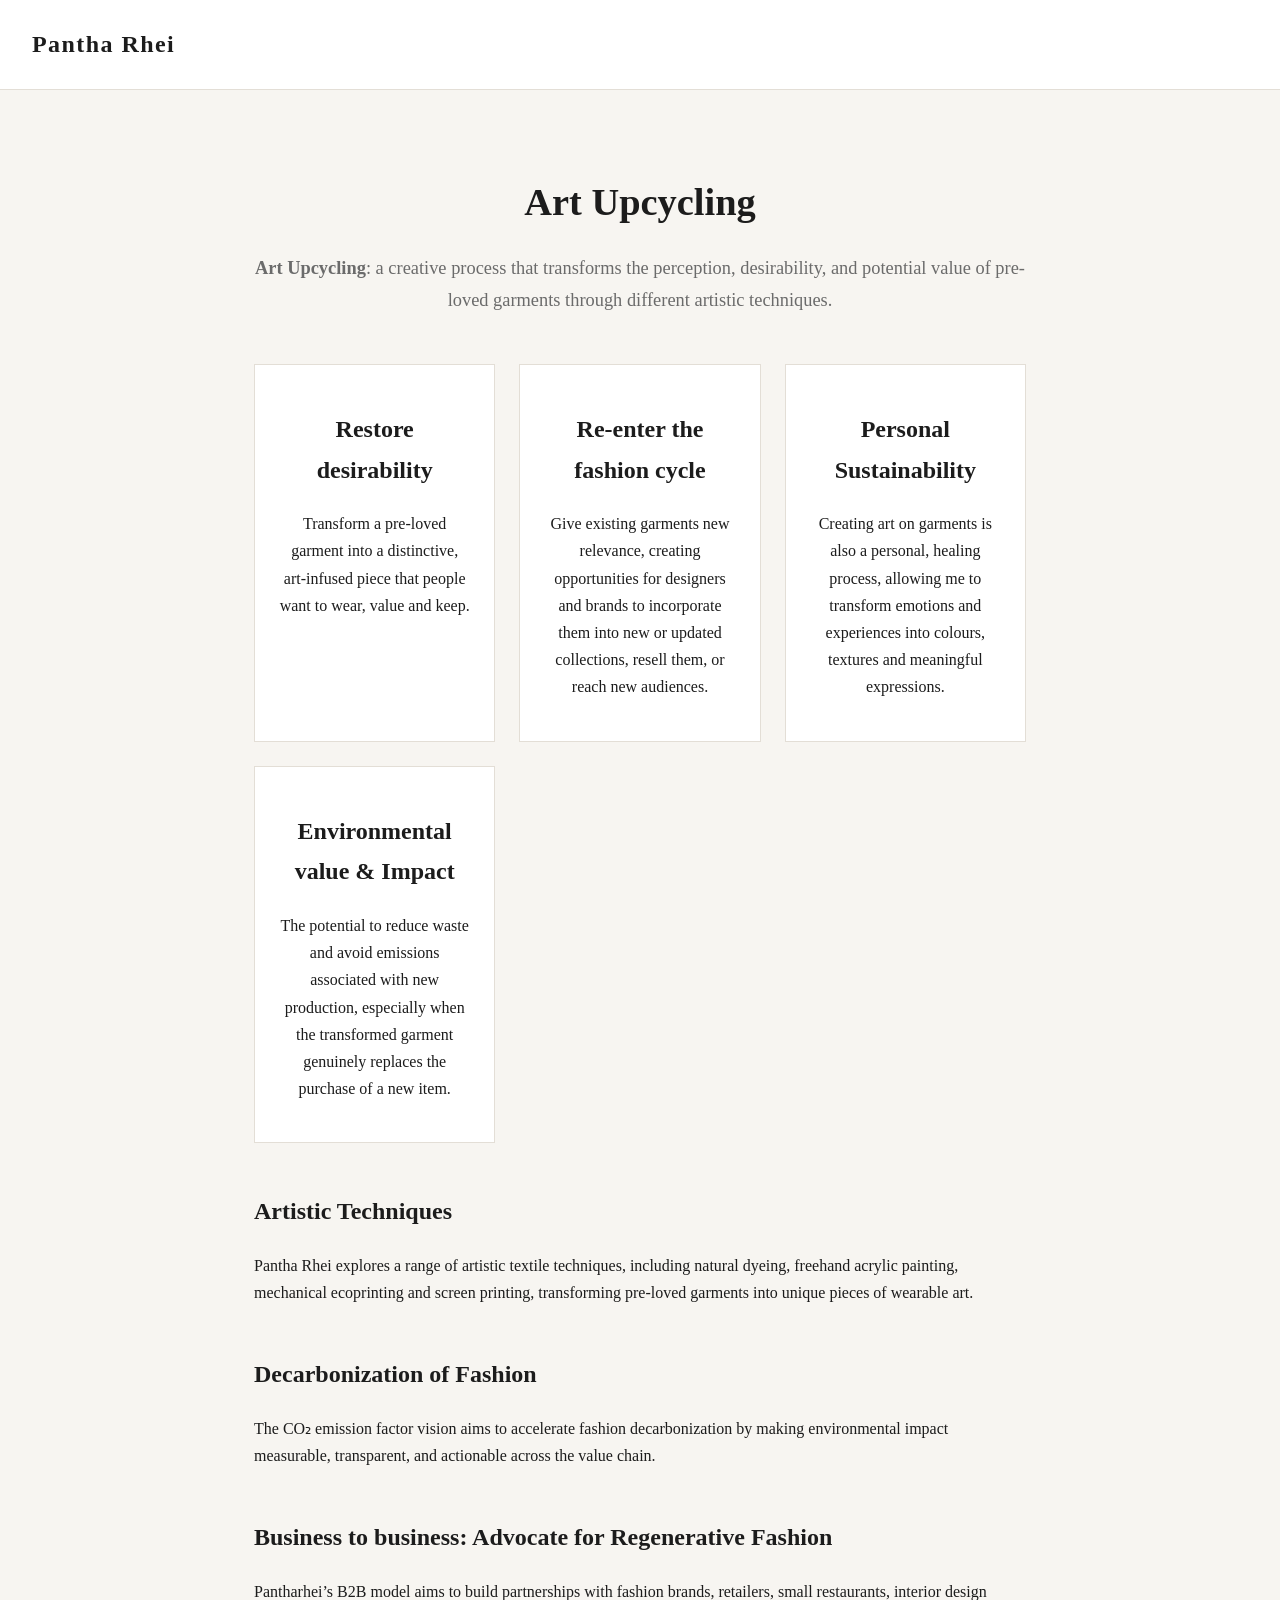
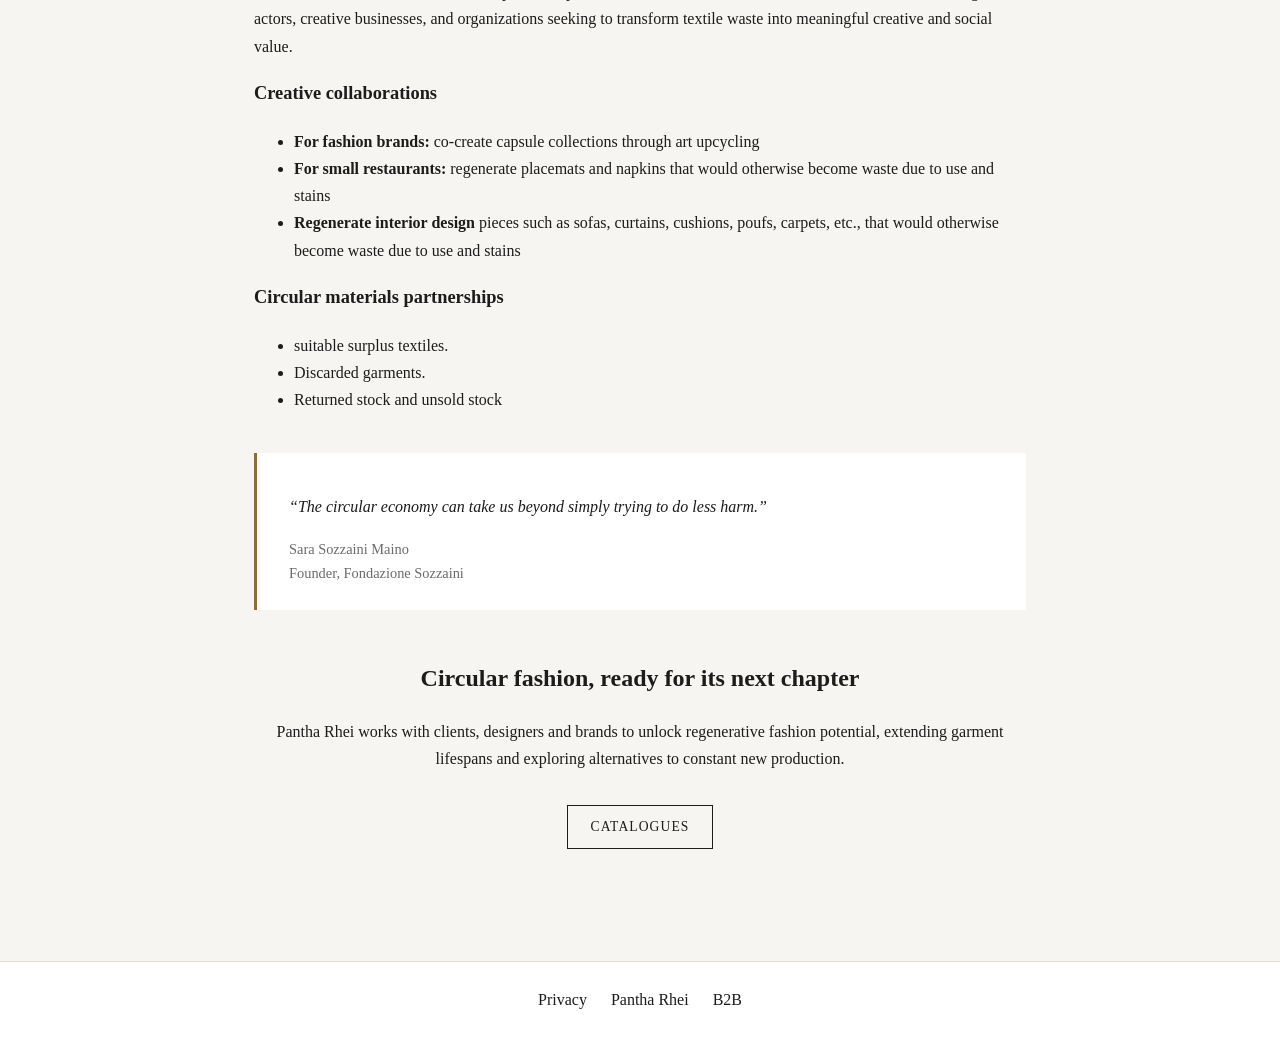
<file: index.html>
<!DOCTYPE html>
<html lang="en">
<head>
  <meta charset="UTF-8">
  <meta name="viewport" content="width=device-width, initial-scale=1.0">
  <title>Pantha Rhei</title>
  <meta name="description" content="Wearable Art: where circularity meets art and regenerative fashion. Offset your emissions through artistic upcycling. Consume zero emissions. Produce zero emissions.">
  <link rel="stylesheet" href="css/style.css">
</head>
<body>
  <header class="site-header">
    <a class="site-title" href="index.html">Pantha Rhei</a>
  </header>

  <main>
    <section class="hero">
      <h1>Art Upcycling</h1>
      <p class="lead"><strong>Art Upcycling</strong>: a creative process that transforms the perception, desirability, and potential value of pre-loved garments through different artistic techniques.</p>
    </section>

    <section class="grid">
      <article>
        <h2>Restore desirability</h2>
        <p>Transform a pre-loved garment into a distinctive, art-infused piece that people want to wear, value and keep.</p>
      </article>
      <article>
        <h2>Re-enter the fashion cycle</h2>
        <p>Give existing garments new relevance, creating opportunities for designers and brands to incorporate them into new or updated collections, resell them, or reach new audiences.</p>
      </article>
      <article>
        <h2>Personal Sustainability</h2>
        <p>Creating art on garments is also a personal, healing process, allowing me to transform emotions and experiences into colours, textures and meaningful expressions.</p>
      </article>
      <article>
        <h2>Environmental value &amp; Impact</h2>
        <p>The potential to reduce waste and avoid emissions associated with new production, especially when the transformed garment genuinely replaces the purchase of a new item.</p>
      </article>
    </section>

    <section>
      <h2>Artistic Techniques</h2>
      <p>Pantha Rhei explores a range of artistic textile techniques, including natural dyeing, freehand acrylic painting, mechanical ecoprinting and screen printing, transforming pre-loved garments into unique pieces of wearable art.</p>
    </section>

    <section>
      <h2>Decarbonization of Fashion</h2>
      <p>The CO₂ emission factor vision aims to accelerate fashion decarbonization by making environmental impact measurable, transparent, and actionable across the value chain.</p>
    </section>

    <section>
      <h2>Business to business: Advocate for Regenerative Fashion</h2>
      <p>Pantharhei’s B2B model aims to build partnerships with fashion brands, retailers, small restaurants, interior design actors, creative businesses, and organizations seeking to transform textile waste into meaningful creative and social value.</p>

      <h3>Creative collaborations</h3>
      <ul>
        <li><strong>For fashion brands:</strong> co-create capsule collections through art upcycling</li>
        <li><strong>For small restaurants:</strong> regenerate placemats and napkins that would otherwise become waste due to use and stains</li>
        <li><strong>Regenerate interior design</strong> pieces such as sofas, curtains, cushions, poufs, carpets, etc., that would otherwise become waste due to use and stains</li>
      </ul>

      <h3>Circular materials partnerships</h3>
      <ul>
        <li>suitable surplus textiles.</li>
        <li>Discarded garments.</li>
        <li>Returned stock and unsold stock</li>
      </ul>

      <blockquote>
        <p>“The circular economy can take us beyond simply trying to do less harm.”</p>
        <footer>Sara Sozzaini Maino<br>Founder, Fondazione Sozzaini</footer>
      </blockquote>
    </section>

    <section class="cta">
      <h1>Circular fashion, ready for its next chapter</h1>
      <p>Pantha Rhei works with clients, designers and brands to unlock regenerative fashion potential, extending garment lifespans and exploring alternatives to constant new production.</p>
      <p><a class="button" href="catalogues.html">Catalogues</a></p>
    </section>
  </main>

  <footer class="site-footer">
    <nav>
      <ul>
        <li><a href="privacy.html">Privacy</a></li>
        <li><a href="pantha-rhei.html">Pantha Rhei</a></li>
        <li><a href="b2b.html">B2B</a></li>
      </ul>
    </nav>
  </footer>
</body>
</html>
</file>
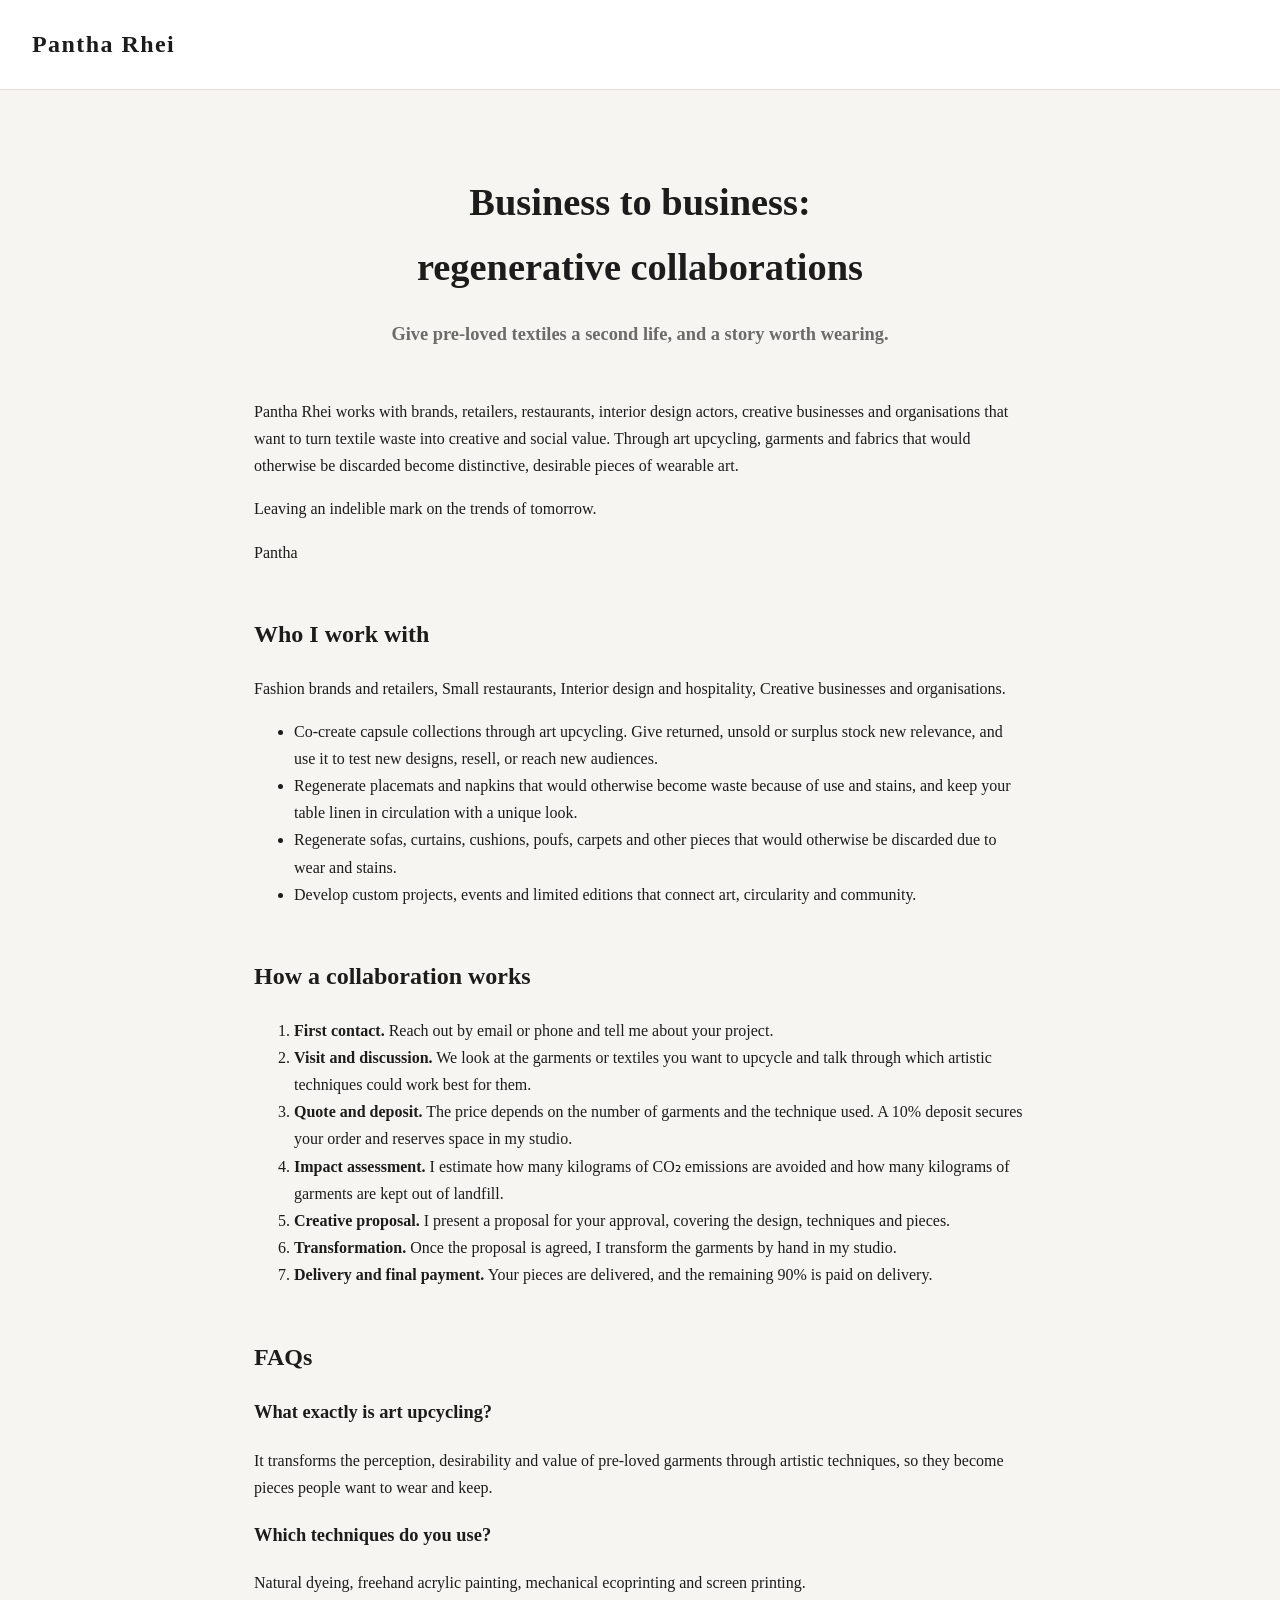
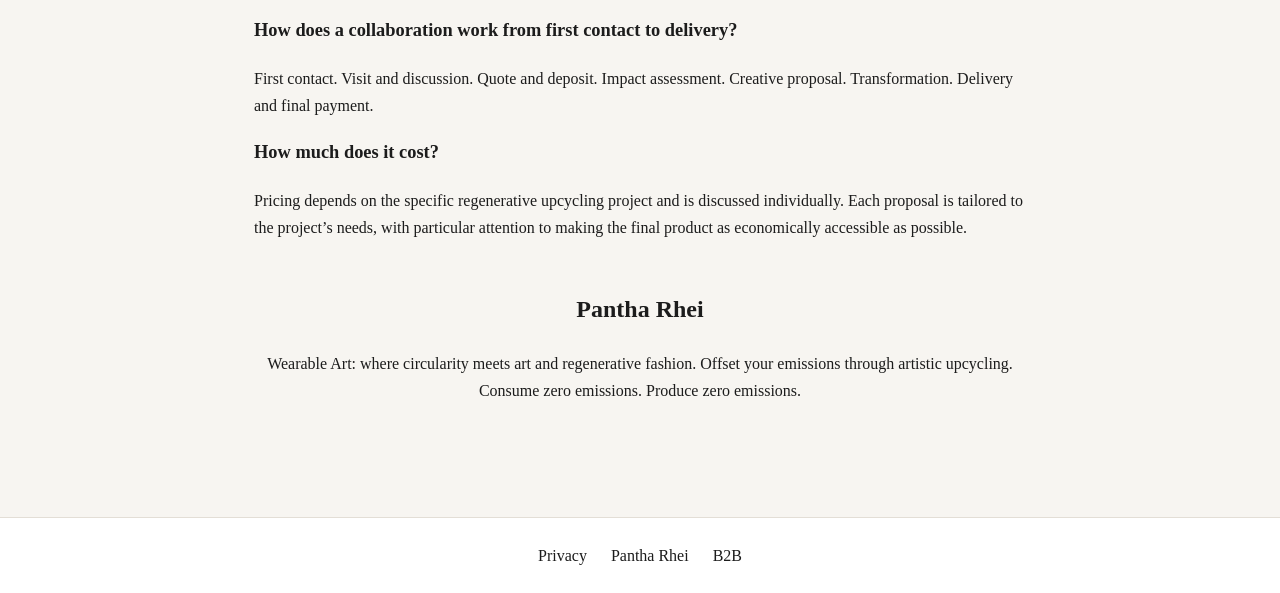
<file: b2b.html>
<!DOCTYPE html>
<html lang="en">
<head>
  <meta charset="UTF-8">
  <meta name="viewport" content="width=device-width, initial-scale=1.0">
  <title>Business to business: regenerative collaborations – Pantha Rhei</title>
  <meta name="description" content="Give pre-loved textiles a second life, and a story worth wearing. Pantha Rhei works with brands, retailers, restaurants, interior design actors, creative businesses and organisations.">
  <link rel="stylesheet" href="css/style.css">
</head>
<body>
  <header class="site-header">
    <a class="site-title" href="index.html">Pantha Rhei</a>
  </header>

  <main>
    <section class="hero">
      <h1>Business to business: regenerative&nbsp;collaborations</h1>
      <p class="lead"><strong>Give pre-loved textiles a second life, and a story worth wearing.</strong></p>
    </section>

    <section>
      <p>Pantha Rhei works with brands, retailers, restaurants, interior design actors, creative businesses and organisations that want to turn textile waste into creative and social value. Through art upcycling, garments and fabrics that would otherwise be discarded become distinctive, desirable pieces of wearable art.</p>
      <p>Leaving an indelible mark on the trends of tomorrow.</p>
      <p>Pantha</p>
    </section>

    <section>
      <h2>Who I work with</h2>
      <p>Fashion brands and retailers, Small restaurants, Interior design and hospitality, Creative businesses and organisations.</p>
      <ul>
        <li>Co-create capsule collections through art upcycling. Give returned, unsold or surplus stock new relevance, and use it to test new designs, resell, or reach new audiences.</li>
        <li>Regenerate placemats and napkins that would otherwise become waste because of use and stains, and keep your table linen in circulation with a unique look.</li>
        <li>Regenerate sofas, curtains, cushions, poufs, carpets and other pieces that would otherwise be discarded due to wear and stains.</li>
        <li>Develop custom projects, events and limited editions that connect art, circularity and community.</li>
      </ul>
    </section>

    <section>
      <h2>How a collaboration works</h2>
      <ol>
        <li><strong>First contact.</strong> Reach out by email or phone and tell me about your project.</li>
        <li><strong>Visit and discussion.</strong> We look at the garments or textiles you want to upcycle and talk through which artistic techniques could work best for them.</li>
        <li><strong>Quote and deposit.</strong> The price depends on the number of garments and the technique used. A 10% deposit secures your order and reserves space in my studio.</li>
        <li><strong>Impact assessment.</strong> I estimate how many kilograms of CO₂ emissions are avoided and how many kilograms of garments are kept out of landfill.</li>
        <li><strong>Creative proposal.</strong> I present a proposal for your approval, covering the design, techniques and pieces.</li>
        <li><strong>Transformation.</strong> Once the proposal is agreed, I transform the garments by hand in my studio.</li>
        <li><strong>Delivery and final payment.</strong> Your pieces are delivered, and the remaining 90% is paid on delivery.</li>
      </ol>
    </section>

    <section>
      <h2>FAQs</h2>

      <h3>What exactly is art upcycling?</h3>
      <p>It transforms the perception, desirability and value of pre-loved garments through artistic techniques, so they become pieces people want to wear and keep.</p>

      <h3>Which techniques do you use?</h3>
      <p>Natural dyeing, freehand acrylic painting, mechanical ecoprinting and screen printing.</p>

      <h3>How does a collaboration work from first contact to delivery?</h3>
      <p>First contact. Visit and discussion. Quote and deposit. Impact assessment. Creative proposal. Transformation. Delivery and final payment.</p>

      <h3>How much does it cost?</h3>
      <p>Pricing depends on the specific regenerative upcycling project and is discussed individually. Each proposal is tailored to the project’s needs, with particular attention to making the final product as economically accessible as possible.</p>
    </section>

    <section class="cta">
      <h2>Pantha Rhei</h2>
      <p>Wearable Art: where circularity meets art and regenerative fashion. Offset your emissions through artistic upcycling. Consume zero emissions. Produce zero emissions.</p>
    </section>
  </main>

  <footer class="site-footer">
    <nav>
      <ul>
        <li><a href="privacy.html">Privacy</a></li>
        <li><a href="pantha-rhei.html">Pantha Rhei</a></li>
        <li><a href="b2b.html">B2B</a></li>
      </ul>
    </nav>
  </footer>
</body>
</html>
</file>
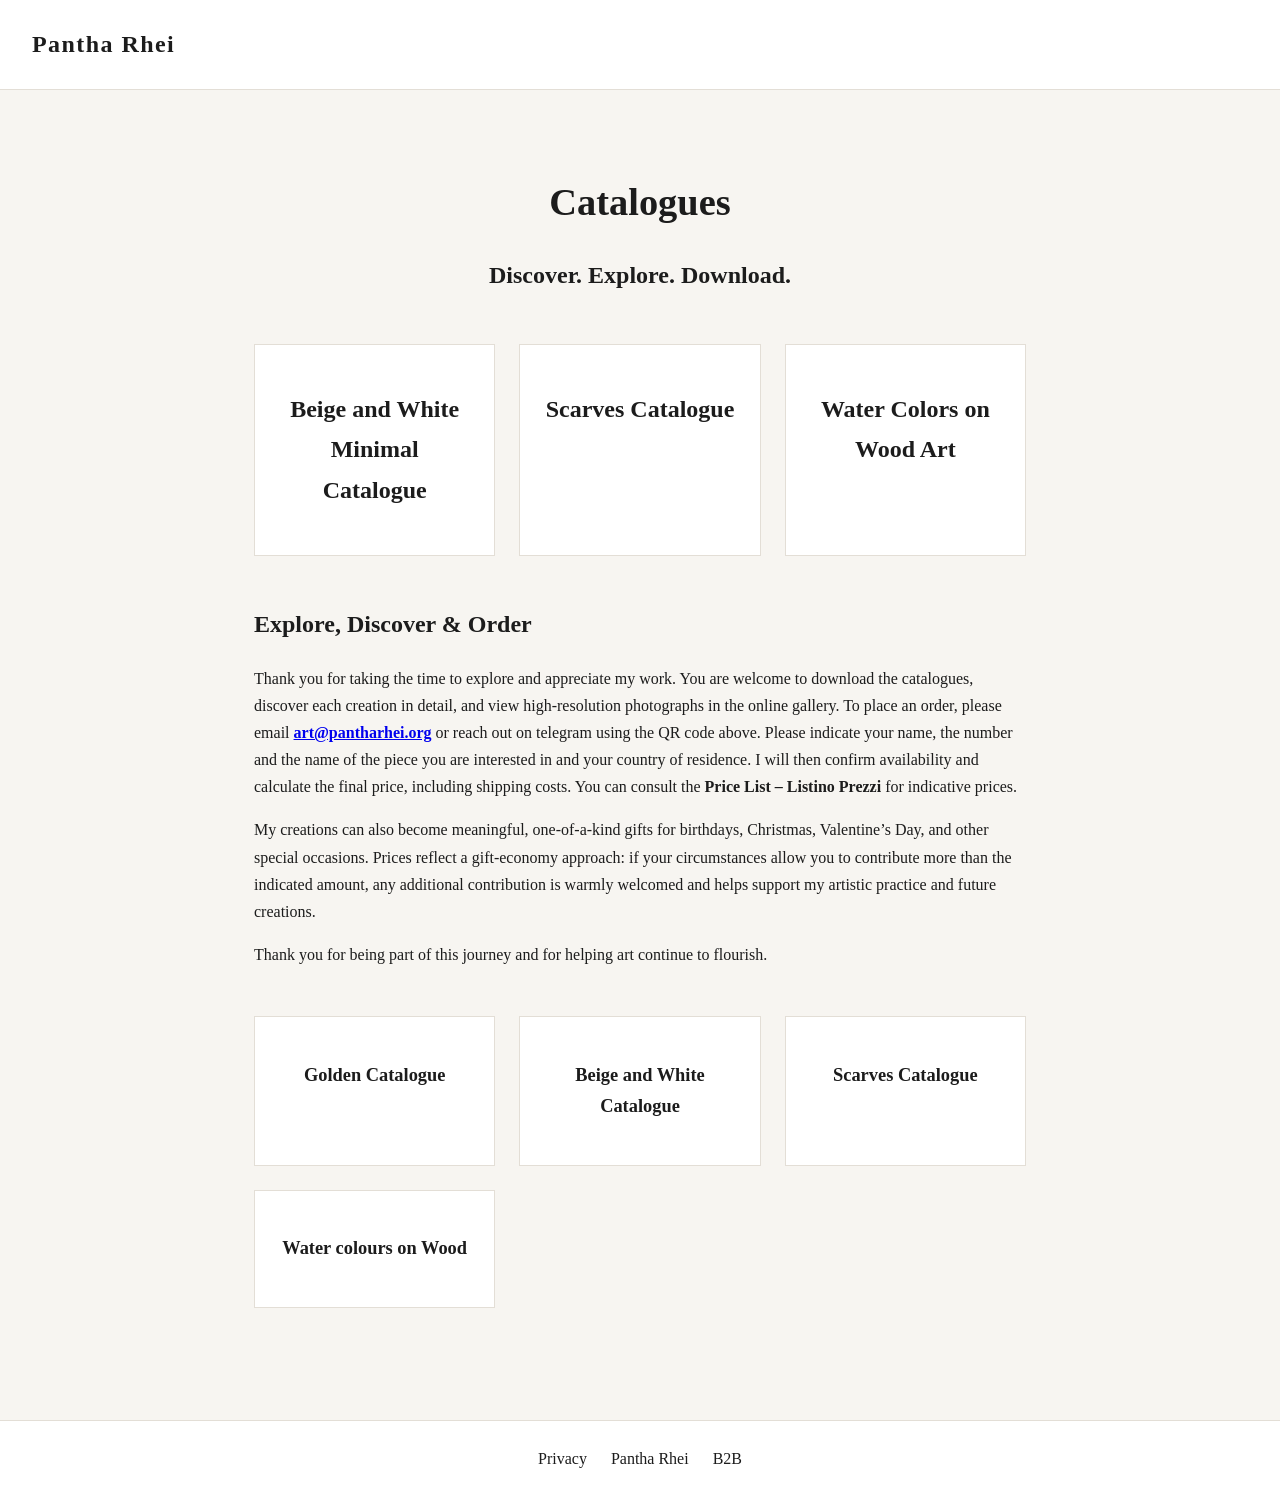
<file: catalogues.html>
<!DOCTYPE html>
<html lang="en">
<head>
  <meta charset="UTF-8">
  <meta name="viewport" content="width=device-width, initial-scale=1.0">
  <title>Catalogues – Pantha Rhei</title>
  <meta name="description" content="Discover. Explore. Download. Explore, Discover & Order.">
  <link rel="stylesheet" href="css/style.css">
</head>
<body>
  <header class="site-header">
    <a class="site-title" href="index.html">Pantha Rhei</a>
  </header>

  <main>
    <section class="hero">
      <h1>Catalogues</h1>
      <h2>Discover. Explore. Download.</h2>
    </section>

    <section class="grid catalogues">
      <article>
        <h2>Beige and White Minimal Catalogue</h2>
      </article>
      <article>
        <h2>Scarves Catalogue</h2>
      </article>
      <article>
        <h2>Water Colors on Wood Art</h2>
      </article>
    </section>

    <section>
      <h2>Explore, Discover &amp; Order</h2>
      <p>Thank you for taking the time to explore and appreciate my work. You are welcome to download the catalogues, discover each creation in detail, and view high-resolution photographs in the online gallery. To place an order, please email <a href="mailto:art@pantharhei.org"><strong>art@pantharhei.org</strong></a> or reach out on telegram using the QR code above. Please indicate your name, the number and the name of the piece you are interested in and your country of residence. I will then confirm availability and calculate the final price, including shipping costs. You can consult the <strong>Price List – Listino Prezzi</strong> for indicative prices.</p>
      <p>My creations can also become meaningful, one-of-a-kind gifts for birthdays, Christmas, Valentine’s Day, and other special occasions. Prices reflect a gift-economy approach: if your circumstances allow you to contribute more than the indicated amount, any additional contribution is warmly welcomed and helps support my artistic practice and future creations.</p>
      <p>Thank you for being part of this journey and for helping art continue to flourish.</p>
    </section>

    <section class="grid catalogues">
      <article>
        <h3>Golden Catalogue</h3>
      </article>
      <article>
        <h3>Beige and White Catalogue</h3>
      </article>
      <article>
        <h3>Scarves Catalogue</h3>
      </article>
      <article>
        <h3>Water colours on Wood</h3>
      </article>
    </section>
  </main>

  <footer class="site-footer">
    <nav>
      <ul>
        <li><a href="privacy.html">Privacy</a></li>
        <li><a href="pantha-rhei.html">Pantha Rhei</a></li>
        <li><a href="b2b.html">B2B</a></li>
      </ul>
    </nav>
  </footer>
</body>
</html>
</file>
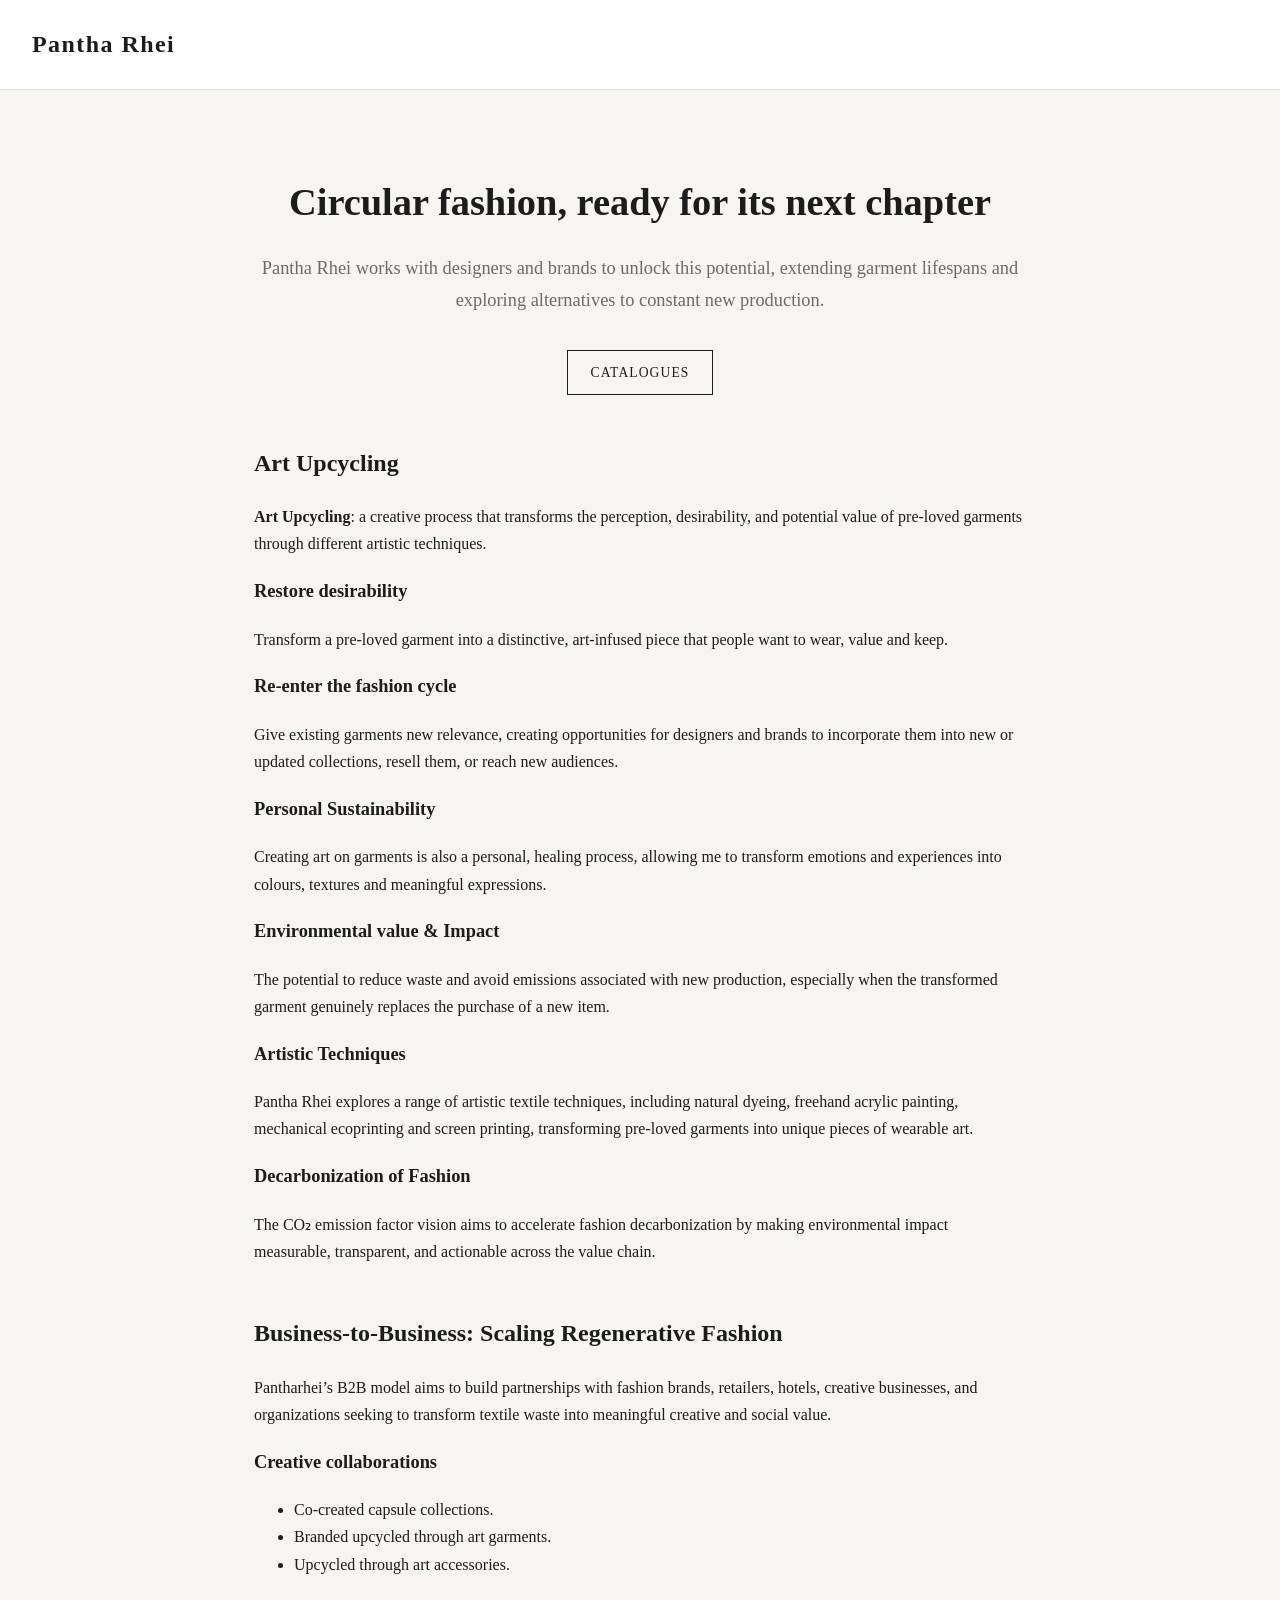
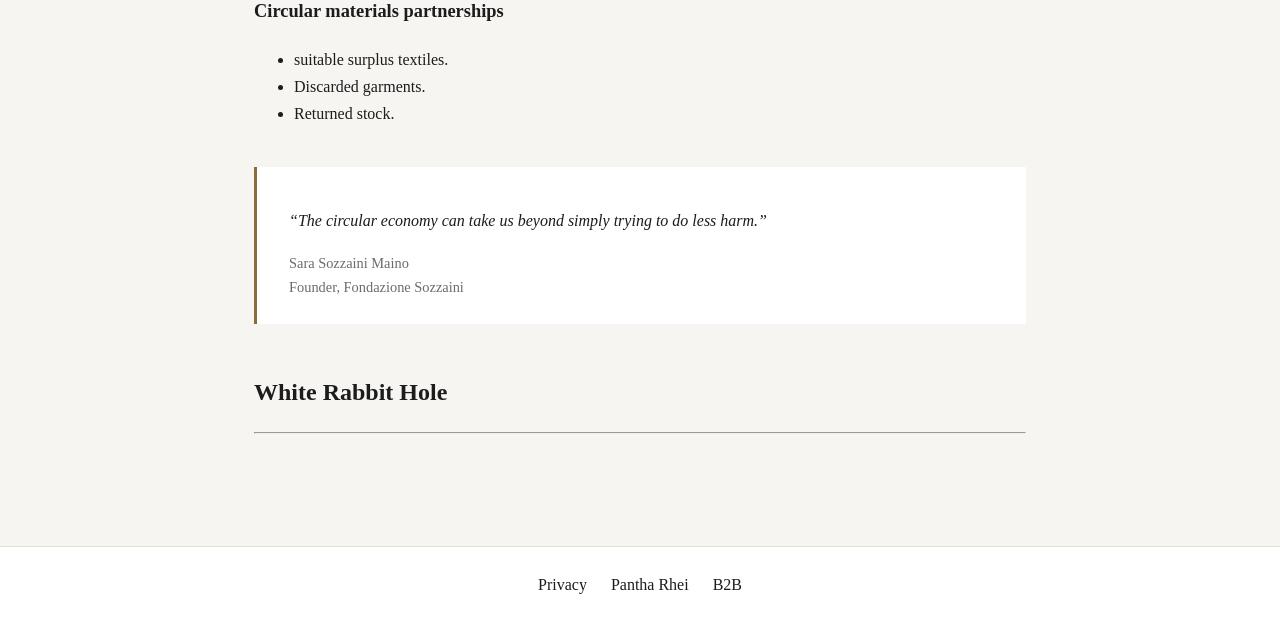
<file: pantha-rhei.html>
<!DOCTYPE html>
<html lang="en">
<head>
  <meta charset="UTF-8">
  <meta name="viewport" content="width=device-width, initial-scale=1.0">
  <title>Pantha Rhei – Pantha Rhei</title>
  <meta name="description" content="Circular fashion, ready for its next chapter. Pantha Rhei works with designers and brands to extend garment lifespans and explore alternatives to constant new production.">
  <link rel="stylesheet" href="css/style.css">
</head>
<body>
  <header class="site-header">
    <a class="site-title" href="index.html">Pantha Rhei</a>
  </header>

  <main>
    <section class="hero">
      <h1>Circular fashion, ready for its next chapter</h1>
      <p class="lead">Pantha Rhei works with designers and brands to unlock this potential, extending garment lifespans and exploring alternatives to constant new production.</p>
      <p><a class="button" href="catalogues.html">Catalogues</a></p>
    </section>

    <section>
      <h2>Art Upcycling</h2>
      <p><strong>Art Upcycling</strong>: a creative process that transforms the perception, desirability, and potential value of pre-loved garments through different artistic techniques.</p>

      <h3>Restore desirability</h3>
      <p>Transform a pre-loved garment into a distinctive, art-infused piece that people want to wear, value and keep.</p>

      <h3>Re-enter the fashion cycle</h3>
      <p>Give existing garments new relevance, creating opportunities for designers and brands to incorporate them into new or updated collections, resell them, or reach new audiences.</p>

      <h3>Personal Sustainability</h3>
      <p>Creating art on garments is also a personal, healing process, allowing me to transform emotions and experiences into colours, textures and meaningful expressions.</p>

      <h3>Environmental value &amp; Impact</h3>
      <p>The potential to reduce waste and avoid emissions associated with new production, especially when the transformed garment genuinely replaces the purchase of a new item.</p>

      <h3>Artistic Techniques</h3>
      <p>Pantha Rhei explores a range of artistic textile techniques, including natural dyeing, freehand acrylic painting, mechanical ecoprinting and screen printing, transforming pre-loved garments into unique pieces of wearable art.</p>

      <h3>Decarbonization of Fashion</h3>
      <p>The CO₂ emission factor vision aims to accelerate fashion decarbonization by making environmental impact measurable, transparent, and actionable across the value chain.</p>
    </section>

    <section>
      <h2>Business-to-Business: Scaling Regenerative Fashion</h2>
      <p>Pantharhei’s B2B model aims to build partnerships with fashion brands, retailers, hotels, creative businesses, and organizations seeking to transform textile waste into meaningful creative and social value.</p>

      <h3>Creative collaborations</h3>
      <ul>
        <li>Co-created capsule collections.</li>
        <li>Branded upcycled through art garments.</li>
        <li>Upcycled through art accessories.</li>
      </ul>

      <h3>Circular materials partnerships</h3>
      <ul>
        <li>suitable surplus textiles.</li>
        <li>Discarded garments.</li>
        <li>Returned stock.</li>
      </ul>

      <blockquote>
        <p>“The circular economy can take us beyond simply trying to do less harm.”</p>
        <footer>Sara Sozzaini Maino<br>Founder, Fondazione Sozzaini</footer>
      </blockquote>
    </section>

    <section>
      <h2>White Rabbit Hole</h2>
      <hr>
    </section>
  </main>

  <footer class="site-footer">
    <nav>
      <ul>
        <li><a href="privacy.html">Privacy</a></li>
        <li><a href="pantha-rhei.html">Pantha Rhei</a></li>
        <li><a href="b2b.html">B2B</a></li>
      </ul>
    </nav>
  </footer>
</body>
</html>
</file>
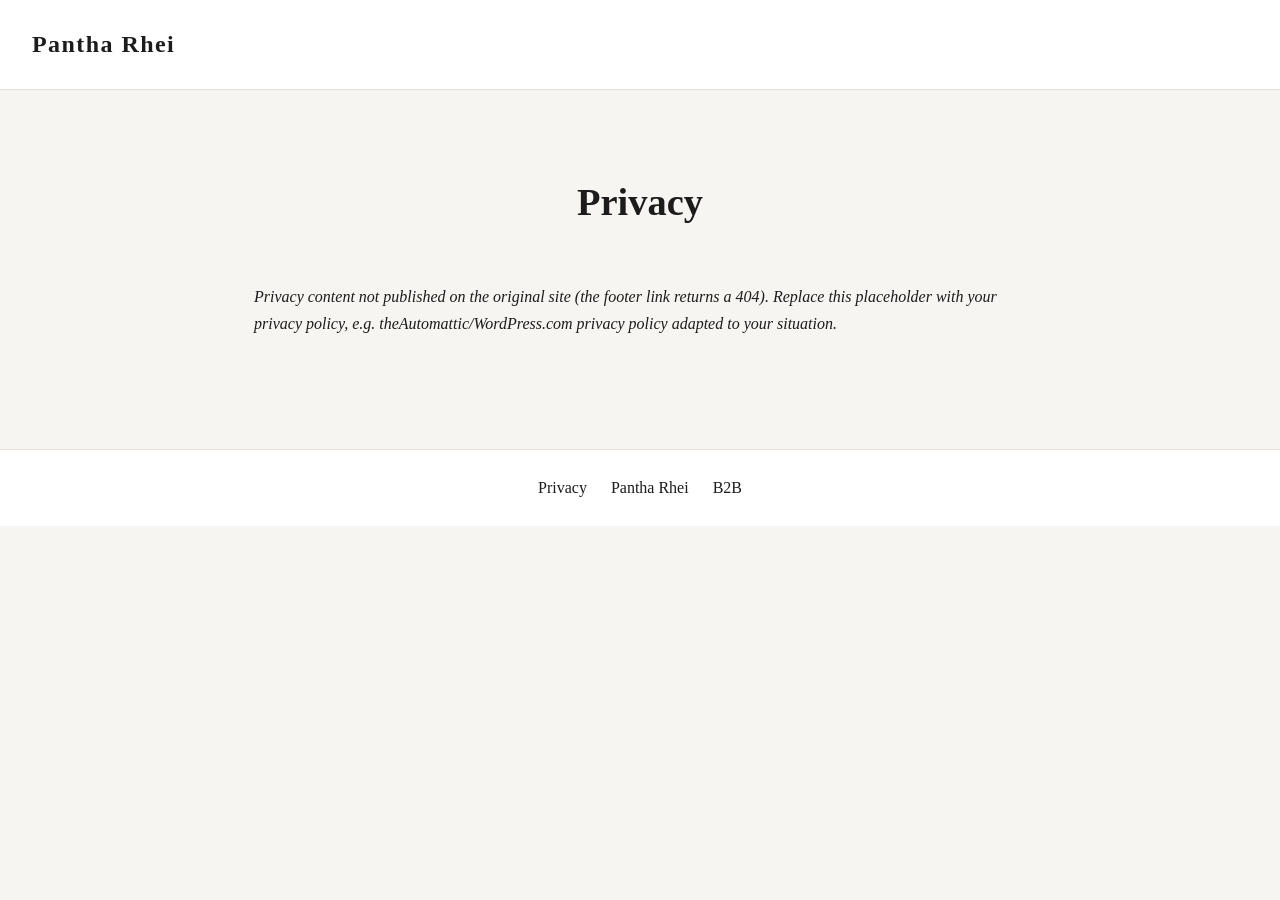
<file: privacy.html>
<!DOCTYPE html>
<html lang="en">
<head>
  <meta charset="UTF-8">
  <meta name="viewport" content="width=device-width, initial-scale=1.0">
  <title>Privacy – Pantha Rhei</title>
  <link rel="stylesheet" href="css/style.css">
</head>
<body>
  <header class="site-header">
    <a class="site-title" href="index.html">Pantha Rhei</a>
  </header>

  <main>
    <section class="hero">
      <h1>Privacy</h1>
    </section>
    <section>
      <p><em>Privacy content not published on the original site (the footer link returns a 404). Replace this placeholder with your privacy policy, e.g. theAutomattic/WordPress.com privacy policy adapted to your situation.</em></p>
    </section>
  </main>

  <footer class="site-footer">
    <nav>
      <ul>
        <li><a href="privacy.html">Privacy</a></li>
        <li><a href="pantha-rhei.html">Pantha Rhei</a></li>
        <li><a href="b2b.html">B2B</a></li>
      </ul>
    </nav>
  </footer>
</body>
</html>
</file>
<file: css/style.css>
:root {
  --ink: #1c1c1c;
  --paper: #f7f5f1;
  --muted: #6b6b6b;
  --line: #e3ded6;
  --accent: #8a6d3b;
}

* { box-sizing: border-box; }

body {
  margin: 0;
  font-family: Georgia, "Times New Roman", serif;
  color: var(--ink);
  background: var(--paper);
  line-height: 1.7;
}

.site-header {
  padding: 1.5rem 2rem;
  border-bottom: 1px solid var(--line);
  background: #fff;
}

.site-title {
  font-size: 1.5rem;
  font-weight: bold;
  text-decoration: none;
  color: var(--ink);
  letter-spacing: 0.06em;
}

main {
  max-width: 820px;
  margin: 0 auto;
  padding: 3rem 1.5rem 4rem;
}

.hero {
  text-align: center;
  margin-bottom: 3rem;
}

.hero h1 {
  font-size: 2.4rem;
  margin-bottom: 0.5rem;
}

.lead {
  font-size: 1.15rem;
  color: var(--muted);
}

section { margin-bottom: 3rem; }

h2 { font-size: 1.5rem; }
h3 { font-size: 1.15rem; }

.grid {
  display: grid;
  gap: 1.5rem;
  grid-template-columns: repeat(auto-fit, minmax(230px, 1fr));
}

.grid article {
  background: #fff;
  border: 1px solid var(--line);
  padding: 1.5rem;
  text-align: center;
}

blockquote {
  margin: 2.5rem 0;
  padding: 1.5rem 2rem;
  border-left: 3px solid var(--accent);
  background: #fff;
  font-style: italic;
}

blockquote footer {
  margin-top: 1rem;
  font-style: normal;
  font-size: 0.9rem;
  color: var(--muted);
}

.button {
  display: inline-block;
  margin-top: 1rem;
  padding: 0.6rem 1.4rem;
  border: 1px solid var(--ink);
  color: var(--ink);
  text-decoration: none;
  letter-spacing: 0.08em;
  text-transform: uppercase;
  font-size: 0.85rem;
}

.button:hover { background: var(--ink); color: #fff; }

.cta { text-align: center; }

.site-footer {
  border-top: 1px solid var(--line);
  background: #fff;
  padding: 1.5rem 2rem;
}

.site-footer ul {
  list-style: none;
  display: flex;
  gap: 1.5rem;
  justify-content: center;
  margin: 0;
  padding: 0;
}

.site-footer a { color: var(--ink); text-decoration: none; }
.site-footer a:hover { text-decoration: underline; }
</file>
